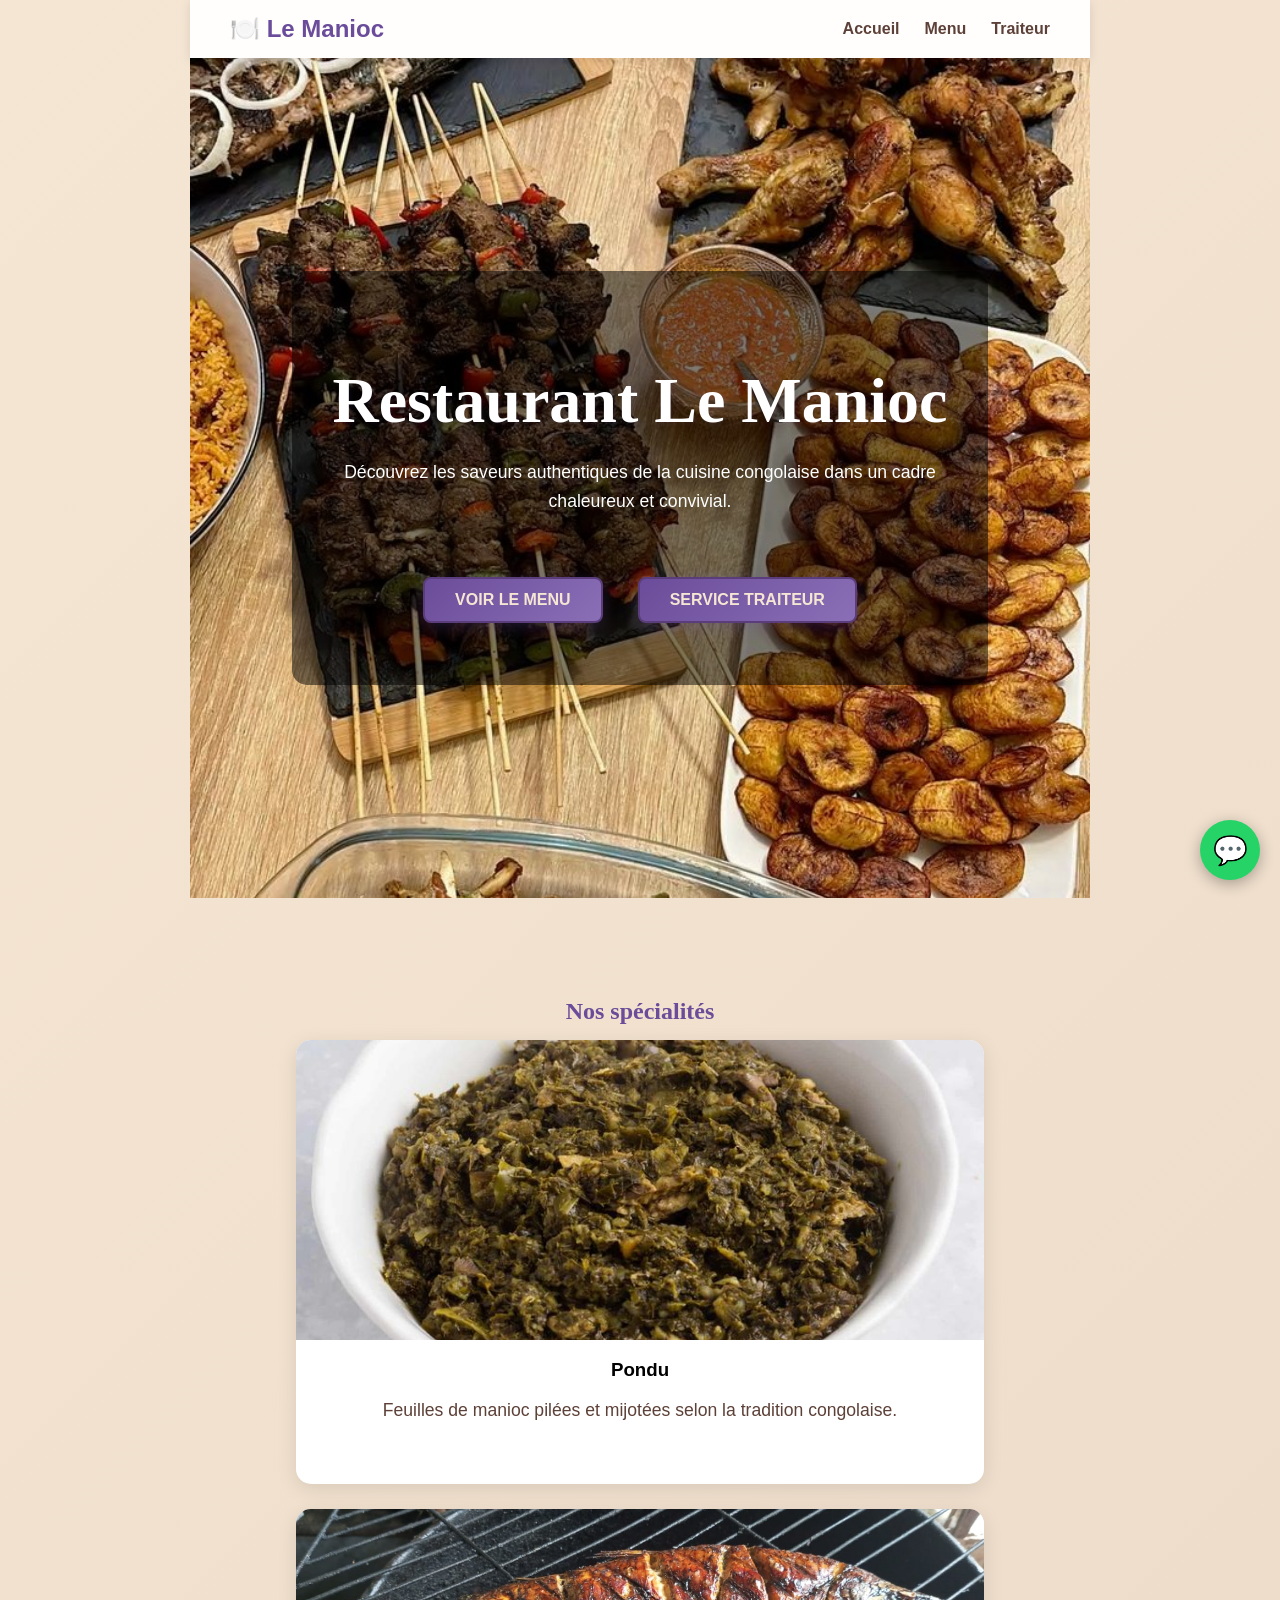
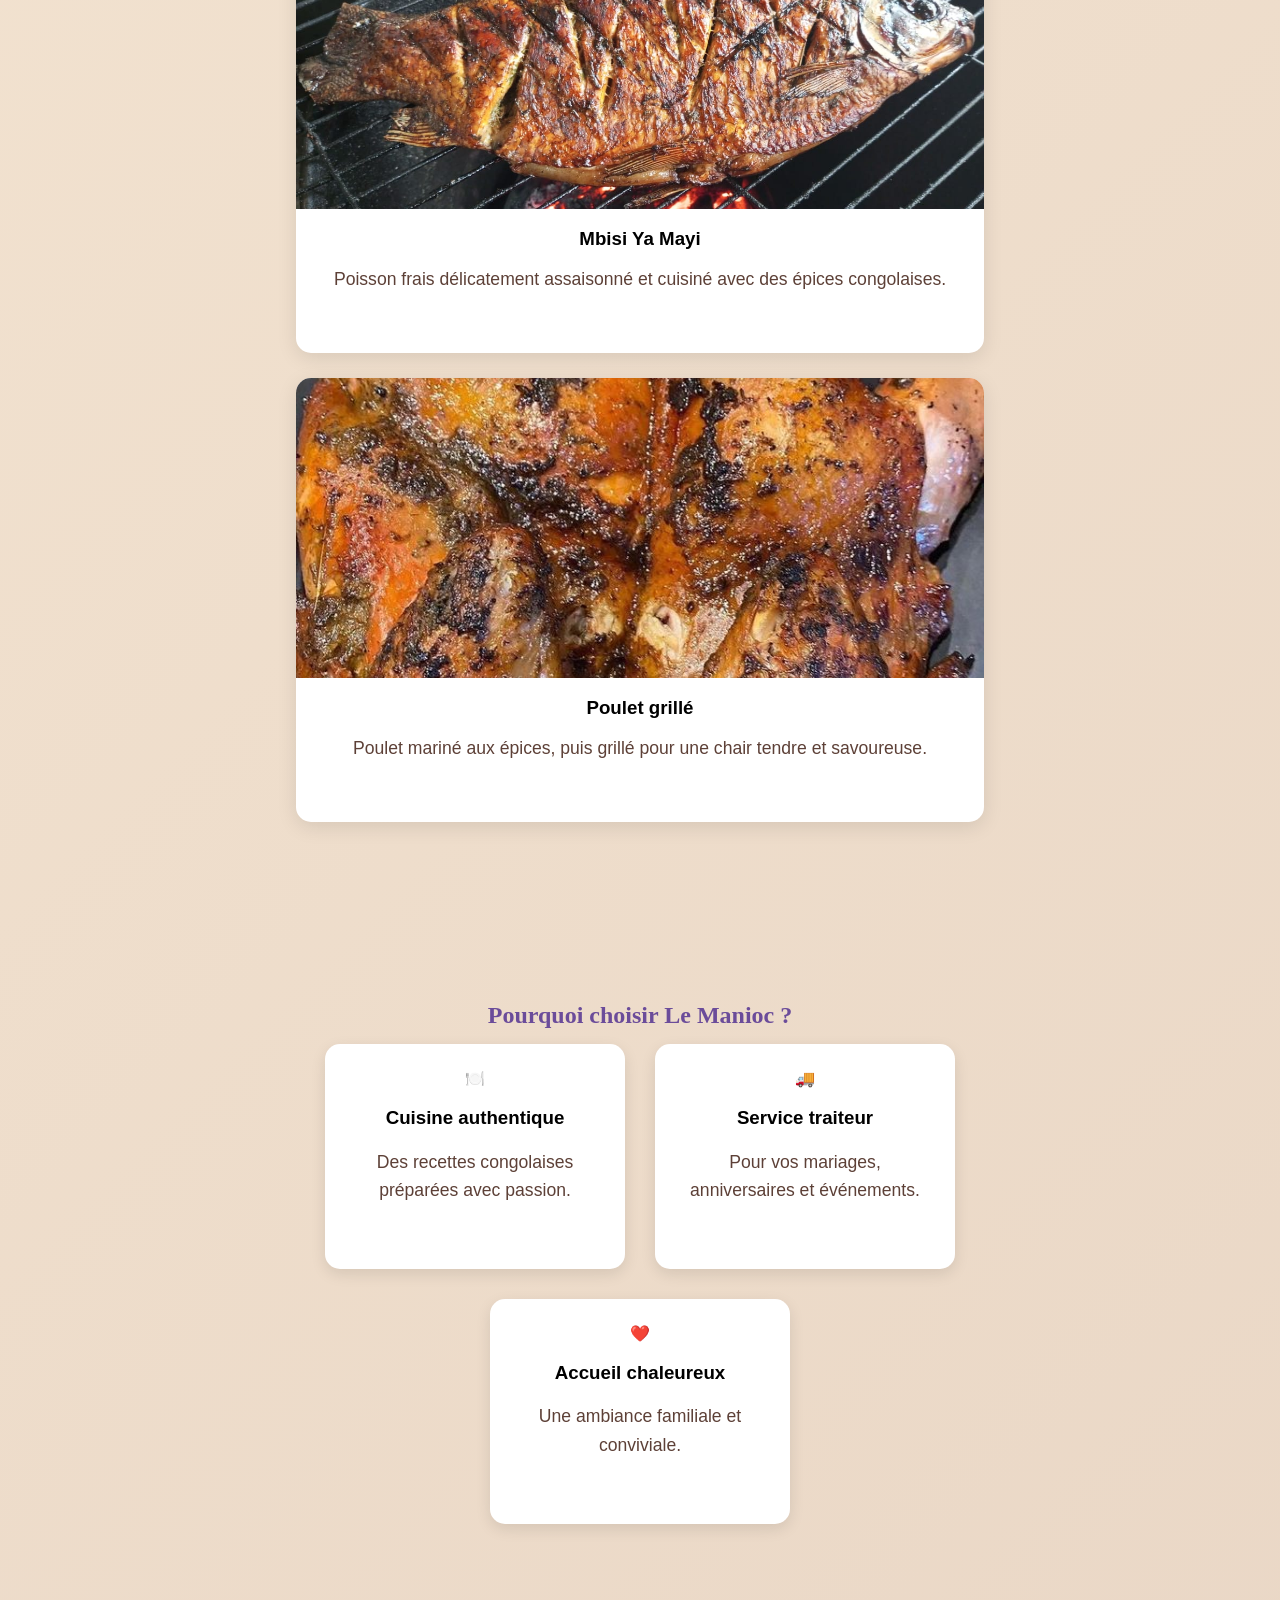
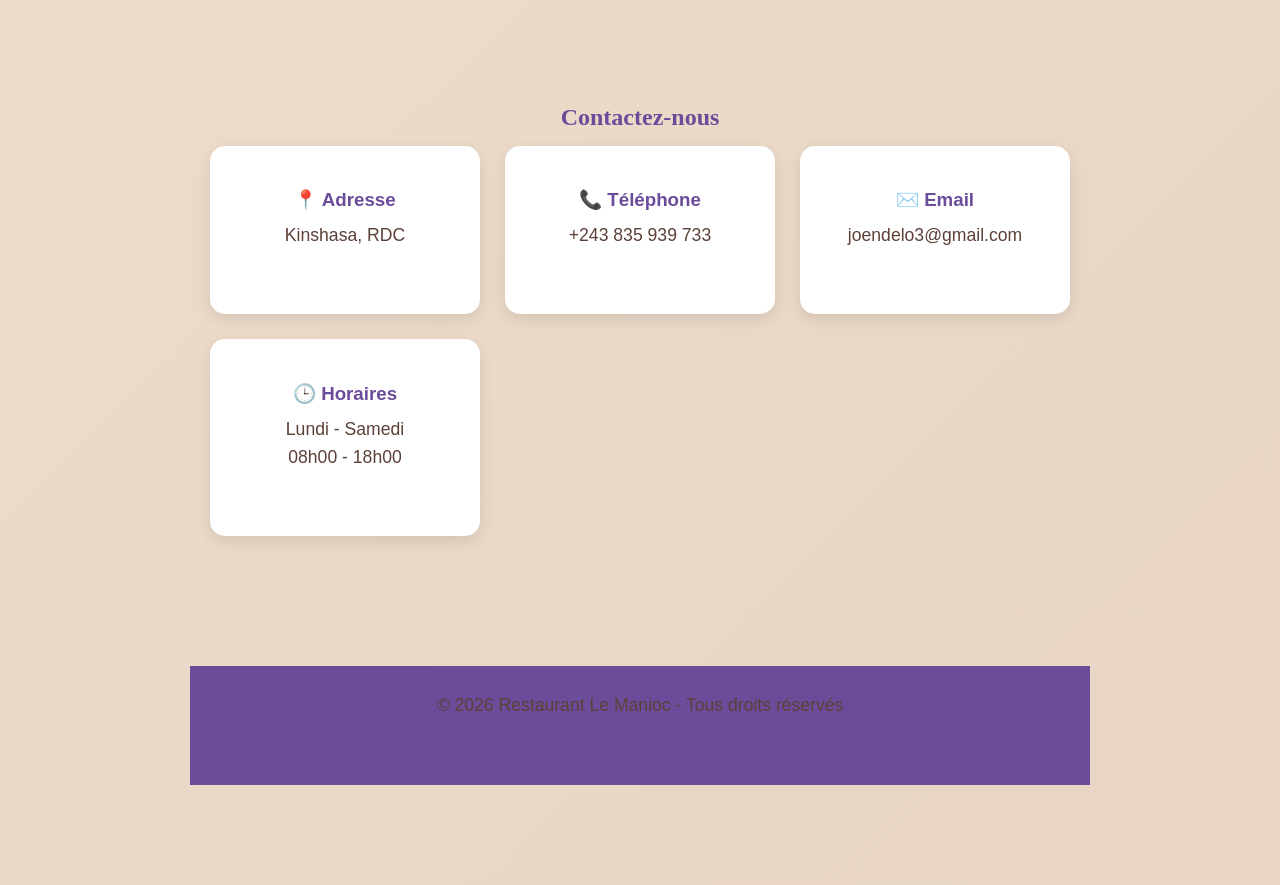
<file: index.html>
<!DOCTYPE html>
<html lang="en">

<head>
    <meta charset="UTF-8">
    <meta name="viewport" content="width=device-width, initial-scale=1.0">
    <title>Restaurant le manioc</title>
    <link rel="stylesheet" href="style.css">
</head>

<body>
    <nav class="site-nav">
        <div class="logo">🍽️ Le Manioc</div>

        <div class="nav-links">
            <a href="index.html">Accueil</a>
            <a href="Menu.html">Menu</a>
            <a href="Traiteur.html">Traiteur</a>
        </div>
    </nav>
    <section class="hero">
        <div class="overlay">
            <h1>Restaurant Le Manioc</h1>

            <p>
                Découvrez les saveurs authentiques de la cuisine congolaise
                dans un cadre chaleureux et convivial.
            </p>

            <div class="hero-buttons">
                <button onclick="window.location.href='Menu.html'">
                    Voir le menu
                </button>

                <button onclick="window.location.href='Traiteur.html'">
                    Service traiteur
                </button>
            </div>
        </div>
    </section>

    <section class="specialites">

        <h2>Nos spécialités</h2>


        <div class="cards">
            <div class="card hidden">
                <img src="images/pondu.jpg" alt="Pondu">
                <h3>Pondu</h3>
                <p>Feuilles de manioc pilées et mijotées selon la tradition congolaise.</p>
            </div>



            <div class="card hidden">
                <img src="images/mbisi.jpg" alt="poisson">
                <h3>Mbisi Ya Mayi</h3>
                <p>Poisson frais délicatement assaisonné et cuisiné avec des épices congolaises.</p>
            </div>

            <div class="card hidden">
                <img src="images/poulet.jpg" alt="Poulet">
                <h3>Poulet grillé</h3>
                <p>Poulet mariné aux épices, puis grillé pour une chair tendre et savoureuse.</p>
            </div>

        </div>

        </div>

    </section>

    <section class="why-us">

        <h2>Pourquoi choisir Le Manioc ?</h2>

        <div class="advantages">

            <div class="advantage">
                🍽️
                <h3>Cuisine authentique</h3>
                <p>Des recettes congolaises préparées avec passion.</p>
            </div>

            <div class="advantage">
                🚚
                <h3>Service traiteur</h3>
                <p>Pour vos mariages, anniversaires et événements.</p>
            </div>

            <div class="advantage">
                ❤️
                <h3>Accueil chaleureux</h3>
                <p>Une ambiance familiale et conviviale.</p>
            </div>

        </div>


    </section>

    <a href="https://wa.me/243835939733" class="whatsapp-btn" target="_blank">
        💬
    </a>

    <section class="contact-section">

        <h2>Contactez-nous</h2>

        <div class="contact-container">

            <div class="contact-card">
                <h3>📍 Adresse</h3>
                <p>Kinshasa, RDC</p>
            </div>

            <div class="contact-card">
                <h3>📞 Téléphone</h3>
                <p>+243 835 939 733</p>
            </div>

            <div class="contact-card">
                <h3>✉️ Email</h3>
                <p>joendelo3@gmail.com</p>
            </div>

            <div class="contact-card">
                <h3>🕒 Horaires</h3>
                <p>Lundi - Samedi<br>08h00 - 18h00</p>
            </div>

        </div>

    </section>

    <footer class="footer">
        <p>© 2026 Restaurant Le Manioc - Tous droits réservés</p>
    </footer>

    <script src="script.js"></script>
</body>

</html>
</file>
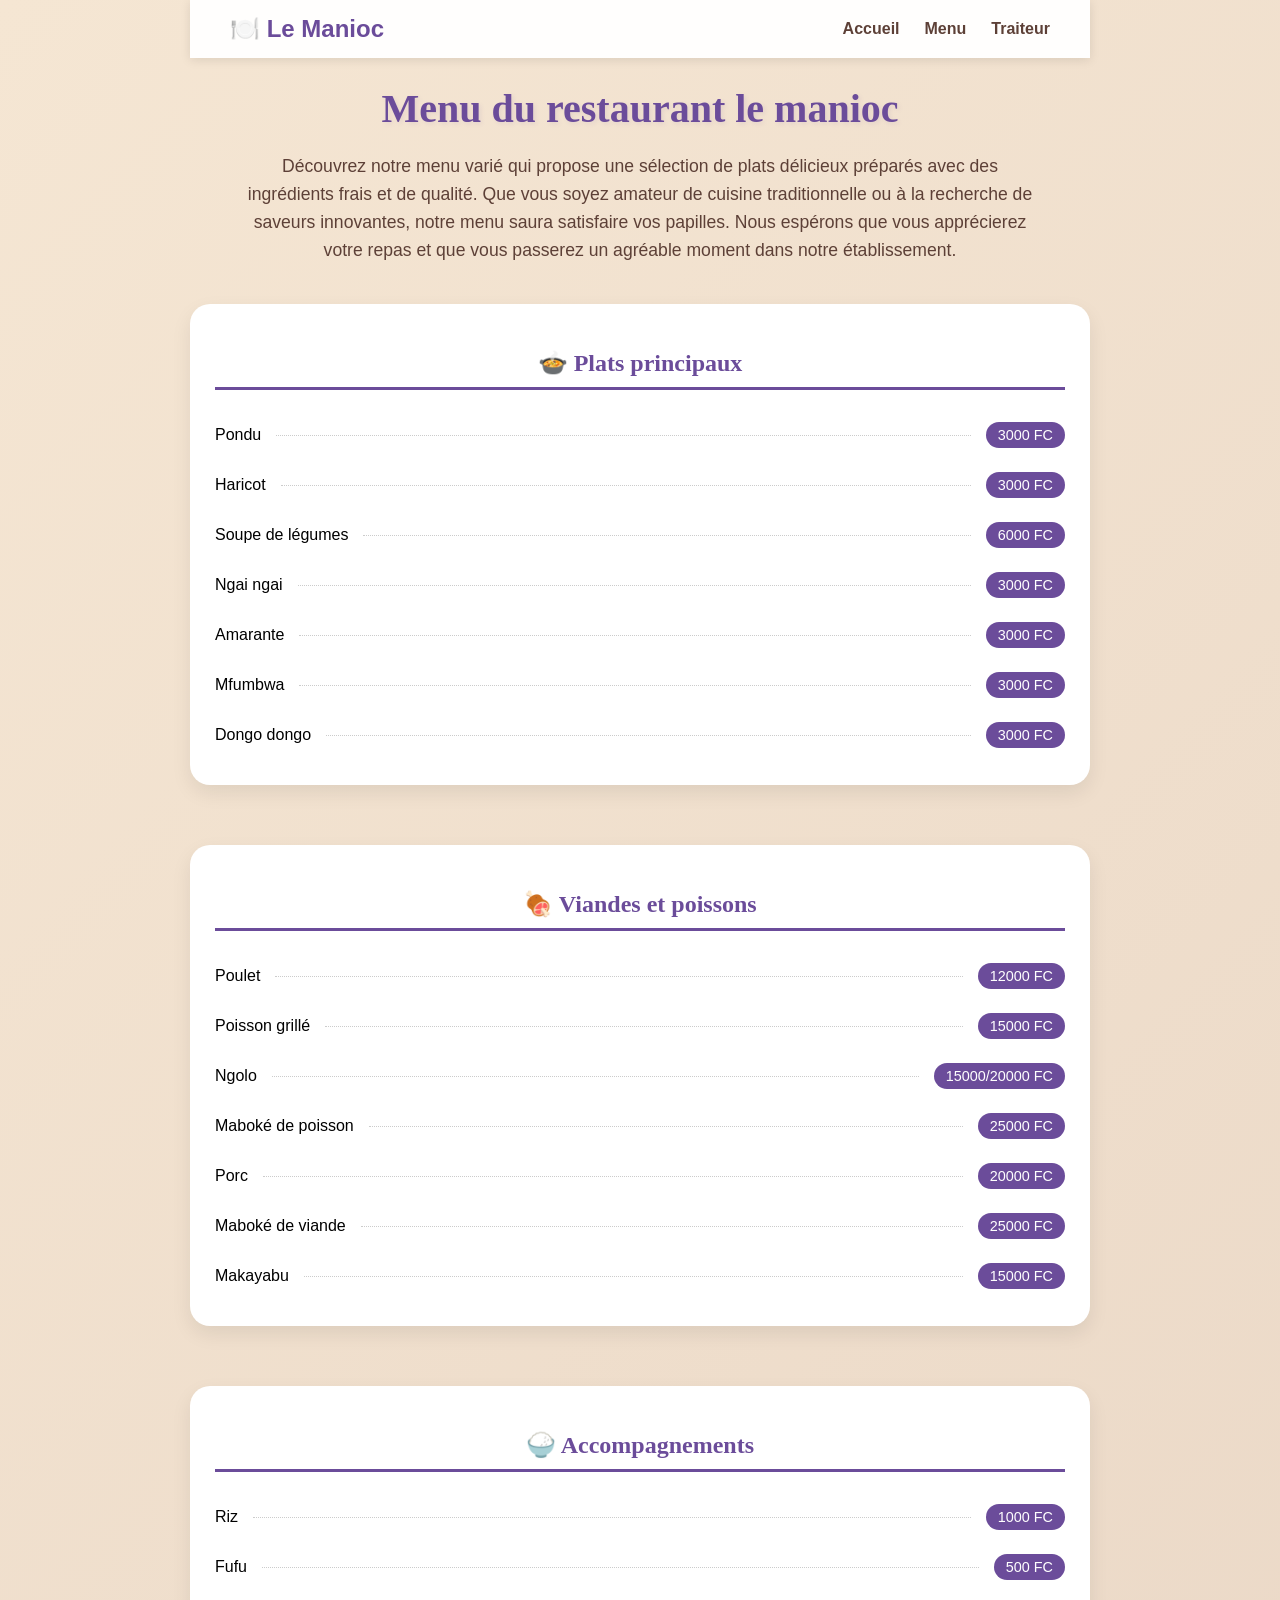
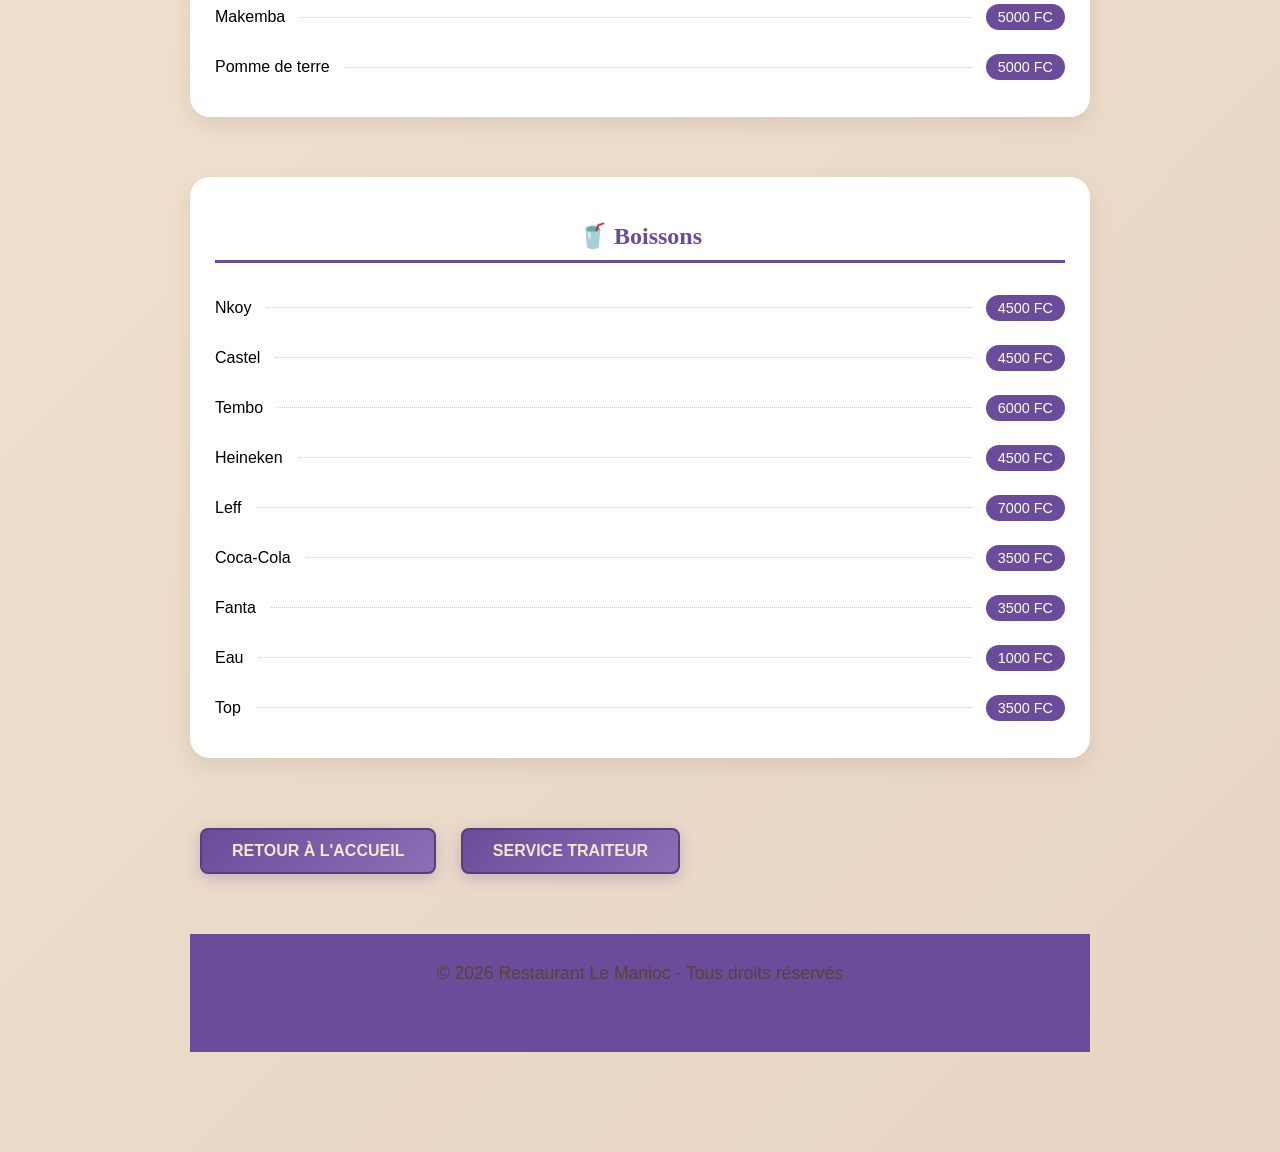
<file: Menu.html>
<!DOCTYPE html>
<html lang="en">

<head>
        <meta charset="UTF-8">
        <meta name="viewport" content="width=device-width, initial-scale=1.0">
        <link rel="stylesheet" href="style.css">
        <title>Menu</title>
</head>

<body>
        <nav class="site-nav">
                <div class="logo">🍽️ Le Manioc</div>

                <div class="nav-links">
                        <a href="index.html">Accueil</a>
                        <a href="Menu.html">Menu</a>
                        <a href="Traiteur.html">Traiteur</a>
                </div>
        </nav>

        <h1>Menu du restaurant le manioc</h1>
        <p>Découvrez notre menu varié qui propose une sélection de plats délicieux préparés avec des ingrédients frais
                et de
                qualité. Que vous soyez amateur de cuisine traditionnelle ou à la recherche de saveurs innovantes, notre
                menu
                saura satisfaire vos papilles. Nous espérons que vous apprécierez votre repas et que vous passerez un
                agréable
                moment dans notre établissement.</p>

        <div class="menu-container">
                <div class="menu-column">
                        <section class="menu-section">
                                <h2>🍲 Plats principaux</h2>
                                <div class="menu-items">
                                        <div class="menu-line"><span class="plat">Pondu</span><span
                                                        class="dotted-line"></span><span class="price">3000 FC</span>
                                        </div>
                                        <div class="menu-line"><span class="plat">Haricot</span><span
                                                        class="dotted-line"></span><span class="price">3000 FC</span>
                                        </div>
                                        <div class="menu-line"><span class="plat">Soupe de légumes</span><span
                                                        class="dotted-line"></span><span class="price">6000 FC</span>
                                        </div>
                                        <div class="menu-line"><span class="plat">Ngai ngai</span><span
                                                        class="dotted-line"></span><span class="price">3000 FC</span>
                                        </div>
                                        <div class="menu-line"><span class="plat">Amarante</span><span
                                                        class="dotted-line"></span><span class="price">3000 FC</span>
                                        </div>
                                        <div class="menu-line"><span class="plat">Mfumbwa</span><span
                                                        class="dotted-line"></span><span class="price">3000 FC</span>
                                        </div>
                                        <div class="menu-line"><span class="plat">Dongo dongo</span><span
                                                        class="dotted-line"></span><span class="price">3000 FC</span>
                                        </div>
                                </div>
                        </section>

                        <section class="menu-section">
                                <h2>🍖 Viandes et poissons</h2>

                                <div class="menu-items">
                                        <div class="menu-line"><span class="dish-name">Poulet</span><span
                                                        class="dotted-line"></span><span class="price">12000 FC</span>
                                        </div>
                                        <div class="menu-line"><span class="dish-name">Poisson grillé</span><span
                                                        class="dotted-line"></span><span class="price">15000 FC</span>
                                        </div>
                                        <div class="menu-line"><span class="dish-name">Ngolo</span><span
                                                        class="dotted-line"></span><span class="price"> 15000/20000
                                                        FC</span></div>
                                        <div class="menu-line"><span class="dish-name">Maboké de poisson</span><span
                                                        class="dotted-line"></span><span class="price">25000 FC</span>
                                        </div>
                                        <div class="menu-line"><span class="dish-name">Porc</span><span
                                                        class="dotted-line"></span><span class="price">20000 FC</span>
                                        </div>
                                        <div class="menu-line"><span class="dish-name">Maboké de viande</span><span
                                                        class="dotted-line"></span><span class="price">25000 FC</span>
                                        </div>
                                        <div class="menu-line"><span class="dish-name">Makayabu</span><span
                                                        class="dotted-line"></span><span class="price">15000 FC</span>
                                        </div>
                                </div>
                        </section>
                </div>

                <div class="menu-column">
                        <section class="menu-section">
                                <h2>🍚 Accompagnements</h2>
                                <div class="menu-items">
                                        <div class="menu-line"><span class="dish-name">Riz</span><span
                                                        class="dotted-line"></span><span class="price"> 1000 FC</span>
                                        </div>
                                        <div class="menu-line"><span class="dish-name">Fufu</span><span
                                                        class="dotted-line"></span><span class="price">500 FC </span>
                                        </div>
                                        <div class="menu-line"><span class="dish-name">Makemba</span><span
                                                        class="dotted-line"></span><span class="price">5000 FC</span>
                                        </div>
                                        <div class="menu-line"><span class="dish-name">Pomme de terre</span><span
                                                        class="dotted-line"></span><span class="price">5000 FC</span>
                                        </div>
                                </div>
                        </section>

                        <section class="menu-section">
                                <h2>🥤 Boissons</h2>
                                <div class="menu-items">
                                        <div class="menu-line"><span class="dish-name">Nkoy</span><span
                                                        class="dotted-line"></span><span class="price">4500 FC</span>
                                        </div>
                                        <div class="menu-line"><span class="dish-name">Castel</span><span
                                                        class="dotted-line"></span><span class="price">4500 FC</span>
                                        </div>
                                        <div class="menu-line"><span class="dish-name">Tembo</span><span
                                                        class="dotted-line"></span><span class="price">6000 FC</span>
                                        </div>
                                        <div class="menu-line"><span class="dish-name">Heineken</span><span
                                                        class="dotted-line"></span><span class="price">4500 FC</span>
                                        </div>
                                        <div class="menu-line"><span class="dish-name">Leff</span><span
                                                        class="dotted-line"></span><span class="price">7000 FC</span>
                                        </div>
                                        <div class="menu-line"><span class="dish-name">Coca-Cola</span><span
                                                        class="dotted-line"></span><span class="price">3500 FC</span>
                                        </div>
                                        <div class="menu-line"><span class="dish-name">Fanta</span><span
                                                        class="dotted-line"></span><span class="price">3500 FC</span>
                                        </div>
                                        <div class="menu-line"><span class="dish-name">Eau</span><span
                                                        class="dotted-line"></span><span class="price">1000 FC</span>
                                        </div>
                                        <div class="menu-line"><span class="dish-name">Top</span><span
                                                        class="dotted-line"></span><span class="price">3500 FC</span>
                                        </div>
                                </div>
                        </section>
                </div>
        </div>

        <div class="menu-footer">
                <button onclick="window.location.href='index.html'">Retour à l'accueil</button>
                <button onclick="window.location.href='Traiteur.html'">Service traiteur</button>
        </div>

        <footer class="footer">
                <p>© 2026 Restaurant Le Manioc - Tous droits réservés</p>
        </footer>
        <script src="script.js"></script>
</body>

</html>
</file>
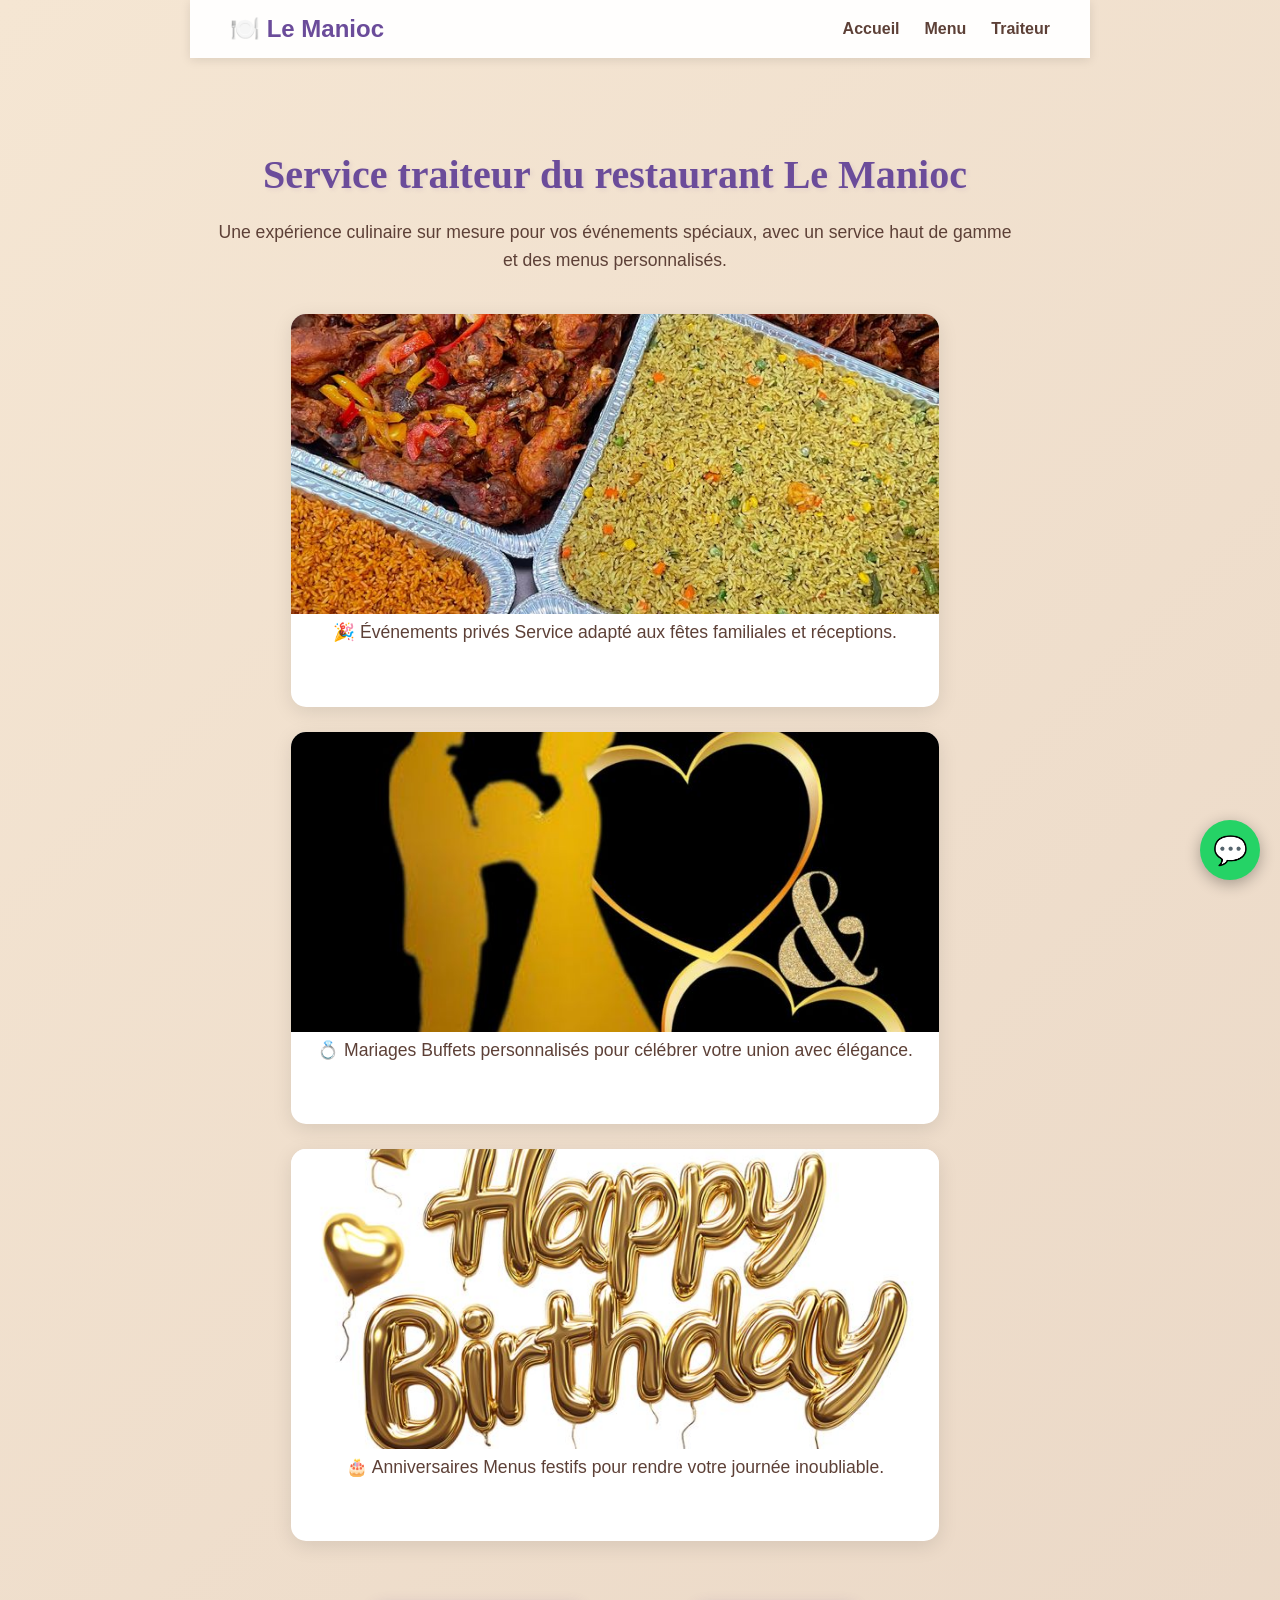
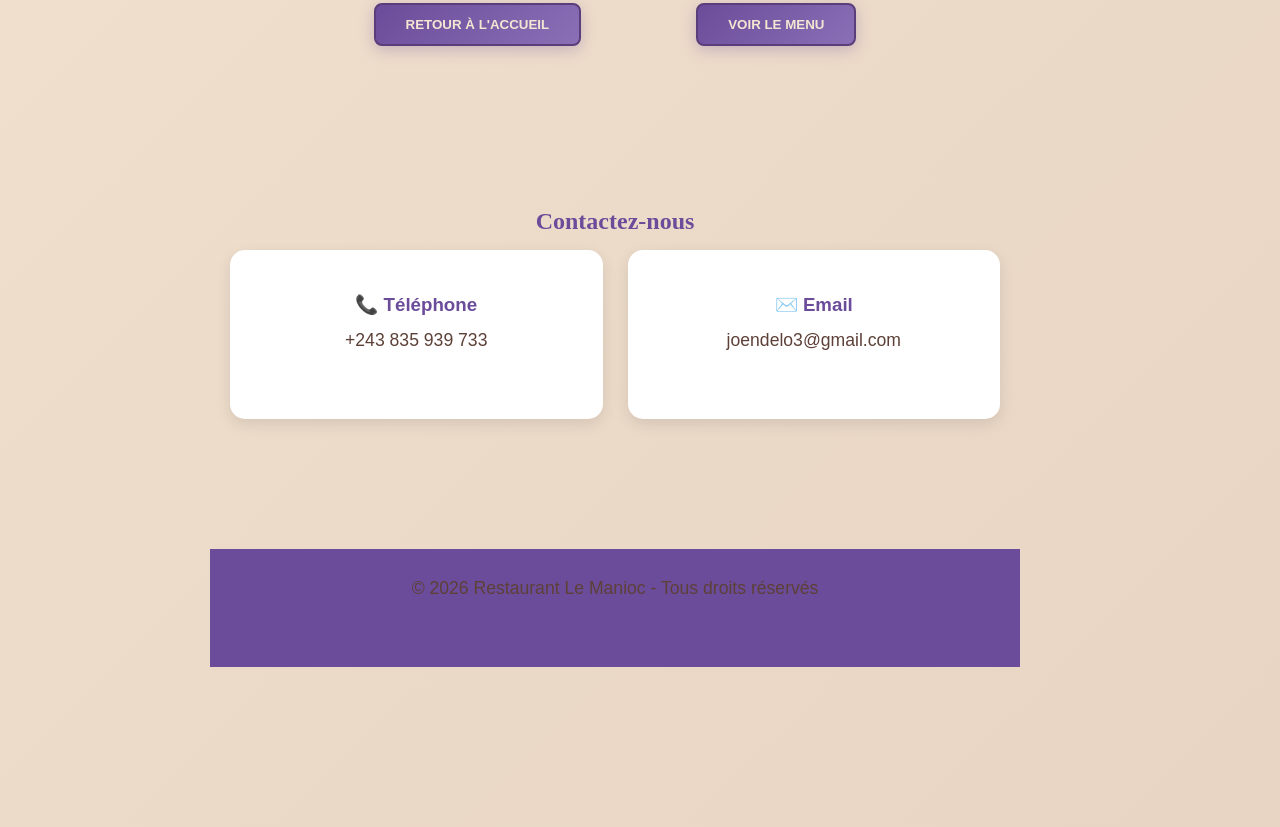
<file: Traiteur.html>
<!DOCTYPE html>
<html lang="en">


<head>
    <meta charset="UTF-8">
    <meta name="viewport" content="width=device-width, initial-scale=1.0">
    <link rel="stylesheet" href="traiteur.css">
    <title>service traiteur</title>
</head>

<body>
    <nav class="site-nav">
        <div class="logo">🍽️ Le Manioc</div>

        <div class="nav-links">
            <a href="index.html">Accueil</a>
            <a href="Menu.html">Menu</a>
            <a href="Traiteur.html">Traiteur</a>
        </div>
    </nav>

    <section class="traiteur-hero">
        <div class="traiteur-content">
            <h1>Service traiteur du restaurant Le Manioc</h1>
            <p>Une expérience culinaire sur mesure pour vos événements spéciaux, avec un service haut de gamme et des
                menus personnalisés.</p>

            <div class="cards">
                <div class="card hidden">
                    <img src="images/buffet1.jpg" alt="buffet">
                    <p>🎉 Événements privés

                        Service adapté aux fêtes familiales et réceptions.</p>
                </div>

                <div class="card hidden">
                    <img src="images/mariage.jpg" alt="mariage">
                    <p>💍 Mariages

                        Buffets personnalisés pour célébrer votre union avec élégance. </p>

                </div>

                <div class="card hidden">
                    <img src="images/HBD.jpg" alt="anniversaire">
                    <p>🎂 Anniversaires

                        Menus festifs pour rendre votre journée inoubliable. </p>
                </div>


            </div>



            <div class="hero-buttons">
                <button onclick="window.location.href='index.html'">Retour à l'accueil</button>
                <button onclick="window.location.href='Menu.html'">Voir le menu</button>
            </div>

            <a href="https://wa.me/243835939733" class="whatsapp-btn" target="_blank">
                💬
            </a>


            <section class="contact-section">

                <h2>Contactez-nous</h2>
                <div class="contact-container">

                    <div class="contact-card">
                        <h3>📞 Téléphone</h3>
                        <p>+243 835 939 733</p>
                    </div>

                    <div class="contact-card">
                        <h3>✉️ Email</h3>
                        <p>joendelo3@gmail.com</p>
                    </div>

                </div>
            </section>

            <footer class="footer">
                <p>© 2026 Restaurant Le Manioc - Tous droits réservés</p>
            </footer>

            <script src="script.js"></script>
</body>

</html>
</file>
<file: style.css>
body {

     font-family: 'Inter', sans-serif;
     background: linear-gradient(135deg, #F5E6D3 0%, #E8D5C4 100%);
     max-width: 900px;
     margin: 0 auto;
     padding-bottom: 100px;

 }


 h1 {
     font-family: 'Playfair Display', serif;
     color: #6B4C9A;
     font-size: 2.5rem;
     font-weight: 700;
     margin-bottom: 20px;
     text-align: center;
     text-shadow: 2px 2px 4px rgba(107, 76, 154, 0.1);
     animation: fadeIn 1s ease-out 0.3s both;
 }

 h2 {
     font-family: 'Playfair Display', serif;
     color: #6B4C9A;
     font-weight: 700;
     margin-bottom: 15px;
     text-align: center;
     animation: fadeIn 1s ease-out 0.5s both;
 }

 p {
     font-size: 1.1rem;
     line-height: 1.6;
     max-width: 800px;
     margin: 0 auto 40px;
     text-align: center;
     color: #5D4037;
     animation: fadeIn 1s ease-out 0.5s both;
 }

 button {
     background: linear-gradient(135deg, #6B4C9A, #8a6fb6);
     color: #F5E6D3;
     border: none;
     border-radius: 25px;
     padding: 12px 24px;
     font-family: 'Inter', sans-serif;
     font-weight: 600;
     text-transform: uppercase;
     cursor: pointer;
     box-shadow: 0 4px 15px rgba(107, 76, 154, 0.3);
     transition: transform 0.2s ease, box-shadow 0.2s ease, background 0.2s ease;
 }

 button:hover {
     transform: translateY(-2px);
     background: linear-gradient(135deg, #7f5ca7, #9a7fc0);
     box-shadow: 0 6px 20px rgba(107, 76, 154, 0.4);
 }


 ul,
 ol {
     list-style-position: inside;
     padding-left: 1.2rem;
     text-align: left;
     display: inline-block;
     margin: 0 auto 20px;
 }



 li {
     margin: 0.2rem 0;

     animation: fadeInUp 0.6s ease-out both;
 }


 button {
     background-color: #6B4C9A;
     color: #F5E6D3;
     padding: 12px 30px;
     font-size: 1rem;
     border: 2px solid #5A3D7A;
     border-radius: 8px;
     cursor: pointer;
     margin: 10px;
     transition: all 0.3s ease;
     font-weight: 600;
     animation: fadeIn 1s ease-out 0.7s both;

 }

 /*acceuil*/

 .site-nav {
     position: sticky;
     top: 0;
     z-index: 1000;

     display: flex;
     justify-content: space-between;
     align-items: center;

     padding: 15px 40px;

     background: rgba(255, 255, 255, 0.95);

     backdrop-filter: blur(10px);

     box-shadow: 0 2px 10px rgba(0, 0, 0, 0.1);
 }

 .logo {
     font-size: 1.5rem;
     font-weight: bold;
     color: #6B4C9A;
 }

 .nav-links {
     display: flex;
     gap: 25px;
 }

 .nav-links a {
     text-decoration: none;
     color: #5D4037;
     font-weight: 600;
     transition: 0.3s;
 }

 .nav-links a:hover {
     color: #6B4C9A;
 }

 @media (max-width: 768px) {

     .hero {
         height: auto;
         padding: 80px 20px;
     }

     .overlay {
         width: 90%;
         padding: 25px;
     }

     .overlay h1 {
         font-size: 3rem;
     }

     .overlay p {
         font-size: 1rem;
     }

     .hero-buttons {
         flex-direction: column;
         align-items: center;
     }

     .hero-buttons button {
         width: 220px;
         margin-bottom: 10px;

     }





 }


 .hero {
     height: 80vh;
     background-image: url("images/restaurant.jpg");
     background-size: cover;
     background-position: center;
     display: flex;
     justify-content: center;
     align-items: center;

 }

 .hero h1 {
     font-size: clamp(2.5rem, 8vw, 5rem);
 }

 .overlay {
     background: rgba(0, 0, 0, 0.5);
     padding: 40px;
     border-radius: 15px;
     text-align: center;
     color: white;
 }

 .overlay h1 {
     font-size: 4rem;
     color: white;
 }

 .overlay p {
     color: white;
     max-width: 600px;
 }

 .hero-buttons {
     display: flex;
     justify-content: center;
     gap: 15px;
     padding: 12px 20px;
     font-size: 1rem;
 }

 .specialites {
     padding: 80px 20px;
     text-align: center;

 }

 .cards {
     display: flex;
     flex-direction: column;
     align-items: center;
     gap: 25px;
     max-width: 1000px;
     margin: auto;
 }

 .card {
     width: 80%;
     max-width: 500%;
     background: white;
     border-radius: 15px;
     overflow: hidden;
     box-shadow: 0 5px 20px rgba(0, 0, 0, 0.1);
     transition: 0.3s;
 }




 .card img {
     width: 100%;
     height: 300px;
     object-fit: cover;
     transition: transform 0.4s ease;
 }

 .card.active {
     transform: scale(1.05);
     box-shadow: 0 10px 25px rgba(0, 0, 0, 0.2);
 }

 .card:hover {
     transform: scale(1.08);
 }



 .card h3 {
     margin: 15px 0;
 }

 .card p {
     padding: 0 15px 20px;
 }

 /*a proppos*/
 .why-us {
     padding: 80px 20px;
     text-align: center;
 }

 .advantages {
     display: flex;
     justify-content: center;
     gap: 30px;
     flex-wrap: wrap;
 }

 .advantage {
     background: white;
     width: 250px;
     padding: 25px;
     border-radius: 15px;
     box-shadow: 0 5px 15px rgba(0, 0, 0, 0.1);
 }

 .advantage:hover {
     transform: translateY(-5px);
     transition: 0.3s;
 }


 .whatsapp-btn {
     position: fixed;
     bottom: 20px;
     right: 20px;

     width: 60px;
     height: 60px;

     background: #25D366;

     border-radius: 50%;

     display: flex;
     justify-content: center;
     align-items: center;

     text-decoration: none;

     font-size: 28px;

     color: white;

     box-shadow: 0 4px 15px rgba(0, 0, 0, 0.3);

     z-index: 9999;

     transition: transform 0.3s;
 }

 .whatsapp-btn:hover {
     transform: scale(1.1);
 }

 .contact-section {
     padding: 80px 20px;
     text-align: center;
 }

 .contact-container {
     display: grid;
     grid-template-columns: repeat(auto-fit, minmax(220px, 1fr));
     gap: 25px;
     max-width: 1000px;
     margin: auto;
 }

 .contact-card {
     background: white;
     padding: 25px;
     border-radius: 15px;
     box-shadow: 0 5px 15px rgba(0, 0, 0, 0.1);
     transition: transform 0.3s ease;
 }

 .contact-card:hover {
     transform: translateY(-5px);
 }

 .contact-card h3 {
     color: #6B4C9A;
     margin-bottom: 10px;
 }

 .footer {
     text-align: center;
     padding: 25px;
     background: #6B4C9A;
     color: white;
     margin-top: 50px;
 }

 /*menu*/

 .menu-section {
     background: white;
     padding: 25px;
     border-radius: 20px;
     box-shadow: 0 8px 20px rgba(0, 0, 0, 0.08);
     transition: 0.3s ease;
     margin-bottom: 60px;
 }

 .menu-container {

     gap: 4rem;
 }

 .menu-section:hover {
     transform: translateY(-5px);
 }

 .menu-section h2 {
     color: #6B4C9A;
     text-align: center;
     margin-bottom: 20px;
     border-bottom: 3px solid #6B4C9A;
     padding-bottom: 10px;
 }

 .menu-line {
     display: flex;
     align-items: center;
     padding: 12px 0;
 }

 .dotted-line {
     flex: 1;
     border-bottom: 1px dotted #ccc;
     margin: 0 15px;
 }

 .menu-line:hover {
     padding-left: 10px;
     color: #6B4C9A;
 }

 .price {
     background: #6B4C9A;
     color: white;
     padding: 5px 12px;
     border-radius: 20px;
     font-size: 0.9rem;
 }

 /* moins d'espace vide*/
 section {
     padding: 60px 20px;
 }

 /*effet d'apparition avec Js */
 .hidden {
     opacity: 0;
     transform: translateY(50px);
     transition: all 0.8s ease;
 }

 .show {
     opacity: 1;
     transform: translateY(0);
 }
</file>
<file: traiteur.css>
body {

     font-family: 'Inter', sans-serif;
     background: linear-gradient(135deg, #F5E6D3 0%, #E8D5C4 100%);
     max-width: 900px;
     margin: 0 auto;
     padding-bottom: 100px;

 }

 h1 {
     font-family: 'Playfair Display', serif;
     color: #6B4C9A;
     font-size: 2.5rem;
     font-weight: 700;
     margin-bottom: 20px;
     text-align: center;
     text-shadow: 2px 2px 4px rgba(107, 76, 154, 0.1);
     animation: fadeIn 1s ease-out 0.3s both;
 }

 h2 {
     font-family: 'Playfair Display', serif;
     color: #6B4C9A;
     font-weight: 700;
     margin-bottom: 15px;
     text-align: center;
     animation: fadeIn 1s ease-out 0.5s both;
 }

 p {
     font-size: 1.1rem;
     line-height: 1.6;
     max-width: 800px;
     margin: 0 auto 40px;
     text-align: center;
     color: #5D4037;
     animation: fadeIn 1s ease-out 0.5s both;
 }

 button {
     background: linear-gradient(135deg, #6B4C9A, #8a6fb6);
     color: #F5E6D3;
     border: none;
     border-radius: 25px;
     padding: 12px 24px;
     font-family: 'Inter', sans-serif;
     font-weight: 600;
     text-transform: uppercase;
     cursor: pointer;
     box-shadow: 0 4px 15px rgba(107, 76, 154, 0.3);
     transition: transform 0.2s ease, box-shadow 0.2s ease, background 0.2s ease;
 }

 button:hover {
     transform: translateY(-2px);
     background: linear-gradient(135deg, #7f5ca7, #9a7fc0);
     box-shadow: 0 6px 20px rgba(107, 76, 154, 0.4);
 }



 button {
     background-color: #6B4C9A;
     color: #F5E6D3;
     padding: 12px 30px;
     font-size: 0, 5rem;
     border: 2px solid #5A3D7A;
     border-radius: 8px;
     cursor: pointer;
     margin: 50px;
     transition: all 0.3s ease;
     font-weight: 600;
     animation: fadeIn 1s ease-out 0.7s both;

 }


 .site-nav {
     position: sticky;
     top: 0;
     z-index: 1000;

     display: flex;
     justify-content: space-between;
     align-items: center;

     padding: 15px 40px;

     background: rgba(255, 255, 255, 0.95);

     backdrop-filter: blur(10px);

     box-shadow: 0 2px 10px rgba(0, 0, 0, 0.1);
 }

 .logo {
     font-size: 1.5rem;
     font-weight: bold;
     color: #6B4C9A;
 }

 .nav-links {
     display: flex;
     gap: 25px;
 }

 .nav-links a {
     text-decoration: none;
     color: #5D4037;
     font-weight: 600;
     transition: 0.3s;
 }

 .nav-links a:hover {
     color: #6B4C9A;
 }

 @media (max-width: 768px) {

     .site-nav {
         flex-direction: column;
         gap: 10px;
     }

     .nav-links {
         flex-wrap: wrap;
         justify-content: center;
     }

     .overlay {
         width: 90%;
         padding: 25px;
     }

     .overlay h1 {
         font-size: 3rem;
     }

     .overlay p {
         font-size: 1rem;
     }

     .cards {
         display: table-column;
         grid-template-columns: 1fr;
         justify-items: center;
     }

     .card {
         width: 100%;
         max-width: 320px;
     }


 }



 .hero-buttons {
     display: flex;
     justify-content: center;
     gap: 15px;
     padding: 12px 20px;
     font-size: 1rem;
 }



 /*cartes du Traiteur*/
 .cards {
     display: flex;
     flex-direction: column;
     align-items: center;
     gap: 25px;
     max-width: 1000px;
     margin: auto;
 }


 .card {
     width: 80%;
     max-width: 500%;
     background: white;
     border-radius: 15px;
     overflow: hidden;
     box-shadow: 0 5px 20px rgba(0, 0, 0, 0.1);
     transition: 0.3s;
 }

 .card.active {
     transform: scale(1.05);
     box-shadow: 0 10px 25px rgba(0, 0, 0, 0.2);
 }

 .card:hover {
     transform: scale(1.08);
 }

 .card img {
     width: 100%;
     height: 300px;
     object-fit: cover;
     transition: transform 0.4s ease;
 }


 .card h3 {
     margin: 15px 0;
 }

 .card p {
     padding: 0 15px 20px;
 }



 .whatsapp-btn {
     position: fixed;
     bottom: 20px;
     right: 20px;

     width: 60px;
     height: 60px;

     background: #25D366;

     border-radius: 50%;

     display: flex;
     justify-content: center;
     align-items: center;

     text-decoration: none;

     font-size: 28px;

     color: white;

     box-shadow: 0 4px 15px rgba(0, 0, 0, 0.3);

     z-index: 9999;

     transition: transform 0.3s;
 }

 .whatsapp-btn:hover {
     transform: scale(1.1);
 }

 .contact-section {
     padding: 80px 20px;
     text-align: center;
 }

 .contact-container {
     display: grid;
     grid-template-columns: repeat(auto-fit, minmax(220px, 1fr));
     gap: 25px;
     max-width: 1000px;
     margin: auto;
 }

 .contact-card {
     background: white;
     padding: 25px;
     border-radius: 15px;
     box-shadow: 0 5px 15px rgba(0, 0, 0, 0.1);
     transition: transform 0.3s ease;
 }

 .contact-card:hover {
     transform: translateY(-5px);
 }

 .contact-card h3 {
     color: #6B4C9A;
     margin-bottom: 10px;
 }

 .footer {
     text-align: center;
     padding: 25px;
     background: #6B4C9A;
     color: white;
     margin-top: 50px;
 }


 /* moins d'espace vide*/
 section {
     padding: 60px 20px;
 }

 .traiteur-hero {
     width: 90%;

 }

 /*effet d'apparition avec Js */
 .hidden {
     opacity: 0;
     transform: translateY(50px);
     transition: all 0.8s ease;
 }

 .show {
     opacity: 1;
     transform: translateY(0);
 }
</file>
